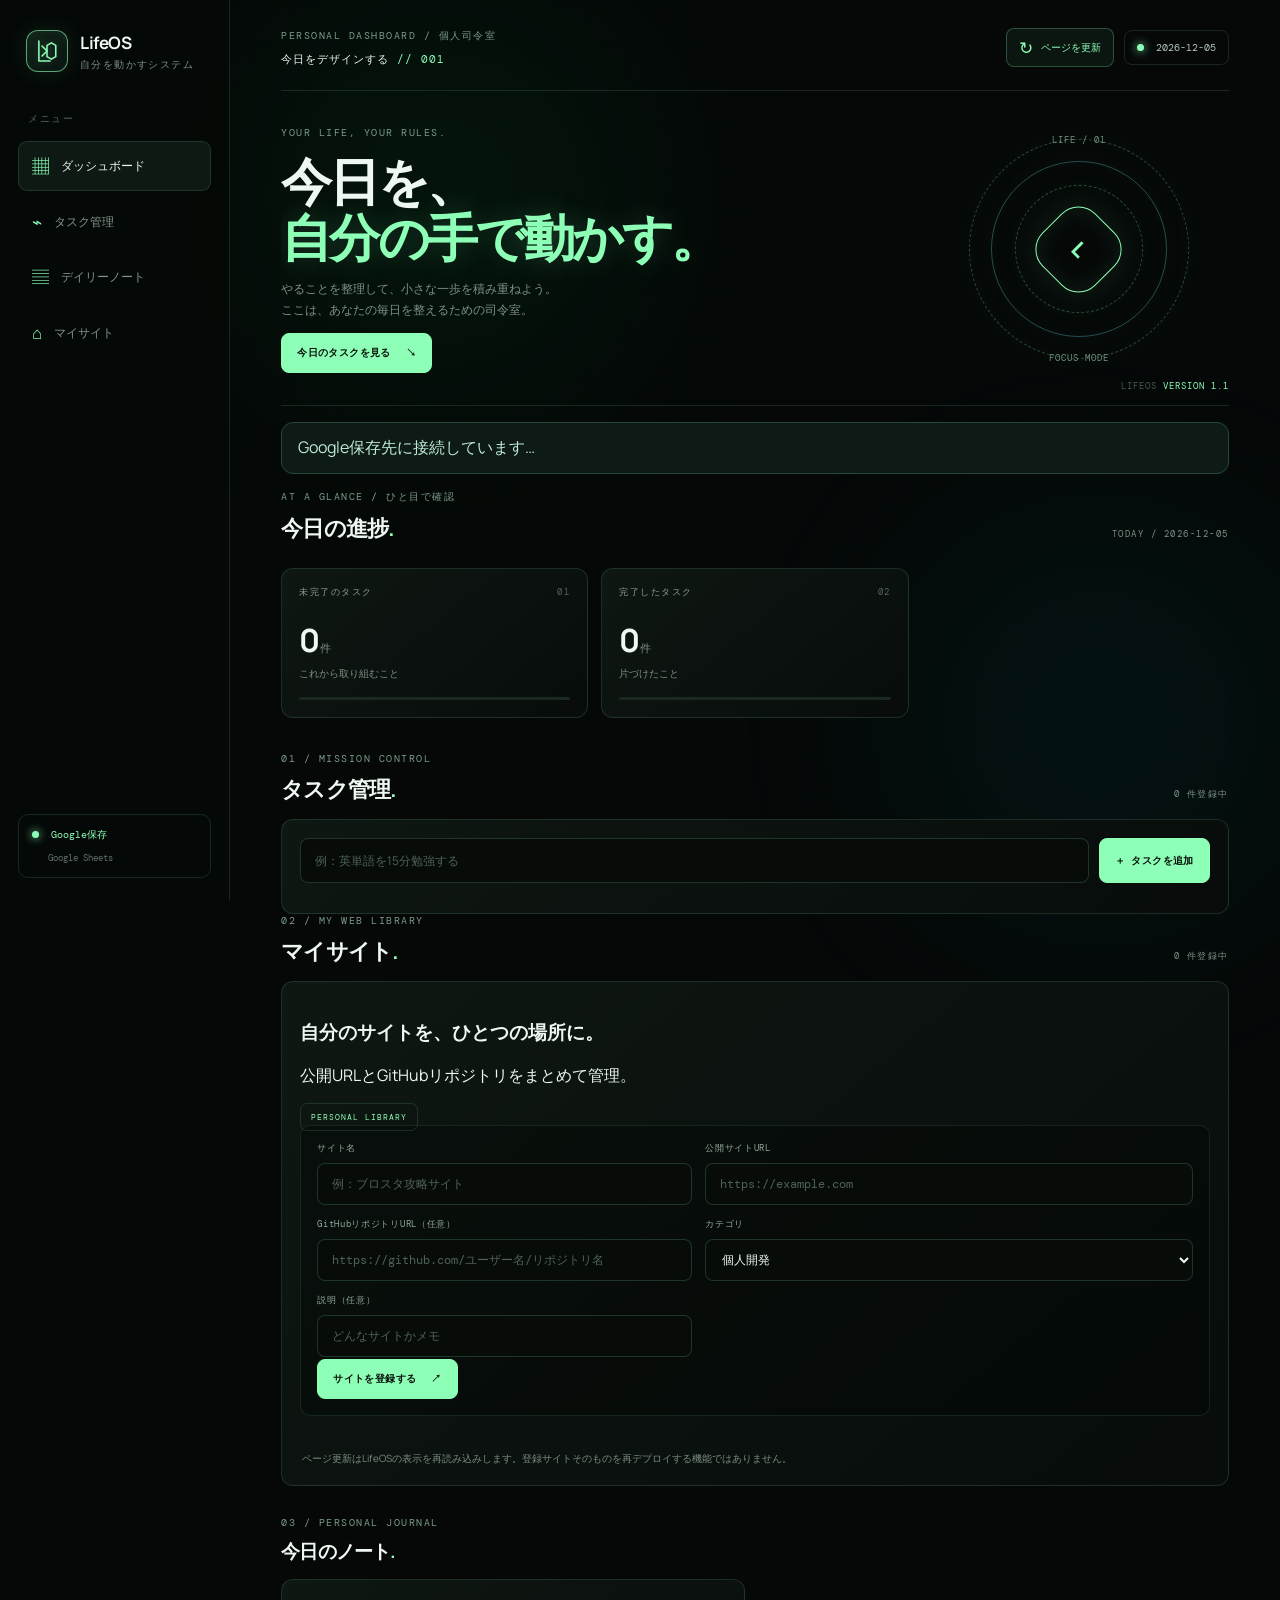
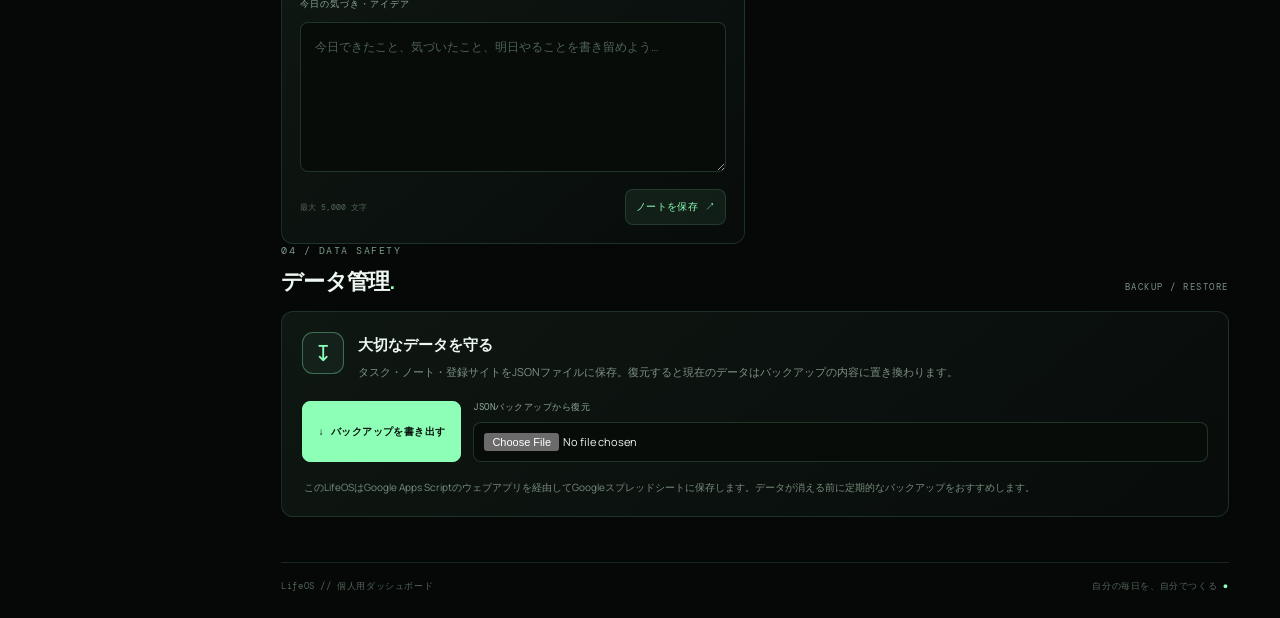
<file: index.html>
<!doctype html>
<html lang="ja">
<head>
<meta charset="utf-8">
<meta name="viewport" content="width=device-width,initial-scale=1">
<meta name="theme-color" content="#050807">
<meta name="description" content="LifeOSは、タスク・デイリーノート・自分のWebサイトをまとめる個人用ダッシュボードです。">
<link rel="icon" href="./static/favicon.svg" type="image/svg+xml">
<link rel="stylesheet" href="./static/style.css">
<title>LifeOS — 自分を動かす、個人司令室</title>
<style>
.storage-status{margin:1rem 0;padding:.85rem 1rem;border:1px solid #29463b;border-radius:12px;color:#bdebd5;background:#0d1a15}
.storage-status.error{color:#ffd1d1;border-color:#653838;background:#211010}
.site-card-actions form,.task-row form{display:inline-flex}
.inline-form{display:flex;gap:.75rem;flex-wrap:wrap;margin-bottom:1rem}
.inline-form input,.site-form-grid input,.site-form-grid select,textarea{min-width:0}
.bridge-frame{display:none;width:0;height:0;border:0}
.hidden{display:none!important}
</style>
</head>
<body>
<div class="ambient ambient-one"></div><div class="ambient ambient-two"></div>
<div class="app-shell">
<aside class="sidebar">
<a href="#overview" class="brand"><span class="brand-mark" aria-hidden="true"><svg viewBox="0 0 48 48"><path d="M11 8v32h18"/><path d="M31 11l7 4v18l-7 4-7-4V15z"/><path d="M16 16l8 8-8 8"/></svg></span><span><strong>LifeOS</strong><small>自分を動かすシステム</small></span></a>
<p class="nav-label">メニュー</p>
<a href="#overview" class="nav-item active"><span>▦</span> ダッシュボード</a>
<a href="#tasks" class="nav-item"><span>⌁</span> タスク管理</a>
<a href="#notes" class="nav-item"><span>▤</span> デイリーノート</a>
<a href="#sites" class="nav-item"><span>⌂</span> マイサイト</a>
<div class="sidebar-bottom"><div class="system-status"><span class="status-dot"></span> Google保存 <small id="sidebar-status">接続確認中</small></div></div>
</aside>
<main class="main-content">
<header class="topbar"><div><p class="eyebrow">PERSONAL DASHBOARD / 個人司令室</p><p class="topbar-title">今日をデザインする <span>// 001</span></p></div><div class="topbar-actions"><button type="button" class="refresh-button" id="refresh-button"><span aria-hidden="true">↻</span> ページを更新</button><div class="date-pill"><span class="status-dot"></span> <span id="today-date"></span></div></div></header>
<section class="hero" id="overview"><div class="hero-copy"><p class="eyebrow">YOUR LIFE, YOUR RULES.</p><h1>今日を、<br><span>自分の手で動かす。</span></h1><p class="muted">やることを整理して、小さな一歩を積み重ねよう。<br>ここは、あなたの毎日を整えるための司令室。</p><a href="#tasks" class="button primary">今日のタスクを見る <span>↘</span></a></div><div class="core-visual" aria-label="LifeOSのサイバーコア装飾"><div class="core-ring ring-one"></div><div class="core-ring ring-two"></div><div class="core-ring ring-three"></div><div class="core-center">L</div><span class="orbit-label label-top">LIFE / 01</span><span class="orbit-label label-bottom">FOCUS MODE</span></div><div class="hero-index">LIFEOS <span>VERSION 1.1</span></div></section>
<div id="status-message" class="storage-status" role="status">Google保存先に接続しています…</div>
<div class="section-heading"><div><p class="eyebrow">AT A GLANCE / ひと目で確認</p><h2>今日の進捗<span>.</span></h2></div><span class="section-count">TODAY / <span id="heading-date"></span></span></div>
<section class="stats-grid"><article class="stat-card"><div class="stat-top"><span>未完了のタスク</span><span>01</span></div><div class="stat-value" id="active-count">0<small> 件</small></div><p class="stat-caption">これから取り組むこと</p><div class="stat-line"><span id="active-bar" style="width:0%"></span></div></article><article class="stat-card"><div class="stat-top"><span>完了したタスク</span><span>02</span></div><div class="stat-value" id="done-count">0<small> 件</small></div><p class="stat-caption">片づけたこと</p><div class="stat-line cyan"><span id="done-bar" style="width:0%"></span></div></article></section>
<div class="section-heading" id="tasks"><div><p class="eyebrow">01 / MISSION CONTROL</p><h2>タスク管理<span>.</span></h2></div><span class="section-count"><span id="task-total">0</span> 件登録中</span></div>
<section class="panel task-panel"><form id="task-form" class="task-add"><input id="task-title" type="text" maxlength="120" placeholder="例：英単語を15分勉強する" aria-label="新しいタスク" required><button type="submit" class="button primary">＋ タスクを追加</button></form><div id="task-list" class="task-list"></div></section>
<div class="section-heading" id="sites"><div><p class="eyebrow">02 / MY WEB LIBRARY</p><h2>マイサイト<span>.</span></h2></div><span class="section-count"><span id="site-total">0</span> 件登録中</span></div>
<section class="panel sites-panel"><div class="sites-intro"><div><h3>自分のサイトを、ひとつの場所に。</h3><p>公開URLとGitHubリポジトリをまとめて管理。</p></div><span class="sites-badge">PERSONAL LIBRARY</span></div>
<form id="site-form" class="site-form"><div class="site-form-grid"><label>サイト名<input id="site-name" maxlength="100" placeholder="例：ブロスタ攻略サイト" required></label><label>公開サイトURL<input id="site-url" type="url" placeholder="https://example.com" required></label><label>GitHubリポジトリURL（任意）<input id="site-repo" type="url" placeholder="https://github.com/ユーザー名/リポジトリ名"></label><label>カテゴリ<select id="site-category"><option>個人開発</option><option>ゲーム</option><option>勉強</option><option>仕事・活動</option><option>その他</option></select></label><label>説明（任意）<input id="site-description" maxlength="500" placeholder="どんなサイトかメモ"></label></div><button type="submit" class="button primary">サイトを登録する <span>↗</span></button></form>
<div id="site-list" class="site-grid"></div><p class="storage-notice">ページ更新はLifeOSの表示を再読み込みします。登録サイトそのものを再デプロイする機能ではありません。</p></section>
<div class="two-column"><section id="notes"><div class="section-heading compact"><div><p class="eyebrow">03 / PERSONAL JOURNAL</p><h2>今日のノート<span>.</span></h2></div></div><div class="panel note-panel"><form id="note-form"><label for="daily-note">今日の気づき・アイデア</label><textarea id="daily-note" maxlength="5000" placeholder="今日できたこと、気づいたこと、明日やることを書き留めよう…"></textarea><div class="note-bottom"><span>最大 5,000 文字</span><button type="submit" class="button secondary">ノートを保存 ↗</button></div></form></div></section></div>
<div class="section-heading" id="data-management"><div><p class="eyebrow">04 / DATA SAFETY</p><h2>データ管理<span>.</span></h2></div><span class="section-count">BACKUP / RESTORE</span></div>
<section class="panel data-management-panel"><div class="data-management-copy"><span class="data-management-icon">↧</span><div><h3>大切なデータを守る</h3><p>タスク・ノート・登録サイトをJSONファイルに保存。復元すると現在のデータはバックアップの内容に置き換わります。</p></div></div><div class="inline-form"><button id="export-button" class="button primary" type="button">↓ バックアップを書き出す</button><label class="backup-file-label">JSONバックアップから復元<input id="backup-file" type="file" accept=".json,application/json"></label></div><p class="storage-notice">このLifeOSはGoogle Apps Scriptのウェブアプリを経由してGoogleスプレッドシートに保存します。データが消える前に定期的なバックアップをおすすめします。</p></section>
<footer class="footer"><span>LifeOS // 個人用ダッシュボード</span><span>自分の毎日を、自分でつくる <b>●</b></span></footer>
</main></div>
<iframe class="bridge-frame" name="lifeos-api-frame" id="lifeos-api-frame" title="LifeOS Google API"></iframe>
<form id="bridge-form" method="post" target="lifeos-api-frame" action="https://script.google.com/macros/s/AKfycbx6BYoLd6_dm7XaGF96LUsc9kbDS3AOANuLxLcDFl3-k6U60kuSxfiOnhhClKqD4aq-/exec"><input type="hidden" name="payload" id="bridge-payload"></form>
<script src="./static/pages-app.js" defer></script>
</body></html>
</file>
<file: static/style.css>
@import url('https://fonts.googleapis.com/css2?family=DM+Mono:wght@400;500&family=Manrope:wght@400;500;600;700;800&display=swap');
:root{color-scheme:dark;--bg:#050807;--panel:rgba(13,21,18,.88);--line:rgba(147,255,197,.13);--text:#eef8f1;--muted:#7d9186;--green:#8dffb7;--cyan:#73eaff;--purple:#b59cff;--mono:'DM Mono',monospace;--sans:'Manrope', 'Hiragino Kaku Gothic ProN', 'Yu Gothic', Meiryo, sans-serif}
*{box-sizing:border-box}html{scroll-behavior:smooth;scroll-padding-top:28px}body{margin:0;background:var(--bg);color:var(--text);font-family:var(--sans);min-height:100vh}body::before{content:"";position:fixed;inset:0;pointer-events:none;z-index:-1;opacity:.17;background-image:linear-gradient(rgba(141,255,183,.035) 1px,transparent 1px),linear-gradient(90deg,rgba(141,255,183,.035) 1px,transparent 1px);background-size:42px 42px}
button,input,textarea{font:inherit}button,a{-webkit-tap-highlight-color:transparent}a{color:inherit;text-decoration:none}button{cursor:pointer}.ambient{position:fixed;width:360px;height:360px;border-radius:50%;filter:blur(130px);opacity:.08;pointer-events:none;z-index:-1}.ambient-one{background:#00ff77;top:2%;left:20%}.ambient-two{background:#00cfff;right:0;bottom:0}
.app-shell{display:grid;grid-template-columns:230px minmax(0,1fr);min-height:100vh;max-width:1800px;margin:auto}.sidebar{border-right:1px solid var(--line);background:rgba(5,9,7,.82);padding:30px 18px 22px;display:flex;flex-direction:column;min-height:100vh;position:sticky;top:0;height:100vh}.brand{display:flex;align-items:center;gap:12px;padding:0 8px 40px}.brand strong{display:block;font-size:17px;letter-spacing:-.5px}.brand small{display:block;margin-top:4px;color:var(--muted);font:10px var(--mono);letter-spacing:1.4px}.brand-mark{width:42px;height:42px;border:1px solid rgba(141,255,183,.55);border-radius:12px;display:grid;place-items:center;color:var(--green);font:700 17px var(--mono);box-shadow:0 0 22px rgba(141,255,183,.08),inset 0 0 15px rgba(141,255,183,.07)}.brand-mark span{color:var(--cyan)}
.nav-label,.eyebrow,.stat-top,.section-count,.login-foot{font:10px var(--mono);letter-spacing:1.5px}.nav-label{color:#53655a;padding:0 10px;margin:0 0 12px}.nav-item{display:flex;align-items:center;gap:12px;padding:12px 13px;margin:3px 0;border:1px solid transparent;border-radius:9px;color:#829489;font-size:12px;transition:.2s ease}.nav-item span{color:var(--green);font-size:17px}.nav-item:hover,.nav-item.active{background:rgba(141,255,183,.07);border-color:var(--line);color:var(--text)}
.sidebar-bottom{margin-top:auto}.system-status{border:1px solid var(--line);border-radius:10px;padding:13px;font:10px var(--mono);color:var(--green)}.system-status small{display:block;color:#617368;margin:10px 0 0 16px;font-size:9px}.status-dot{display:inline-block;width:7px;height:7px;margin-right:6px;border-radius:50%;background:var(--green);box-shadow:0 0 10px var(--green)}.logout-button{margin-top:12px;padding:10px 4px;border:0;background:transparent;color:var(--muted);font-size:11px}.logout-button:hover{color:var(--green)}
.main-content{min-width:0;padding:28px clamp(18px,4vw,56px) 20px}.topbar{display:flex;align-items:center;justify-content:space-between;gap:15px;padding-bottom:23px;border-bottom:1px solid var(--line)}.eyebrow{color:#7b9b88;margin:0 0 9px}.topbar-title{font:11px var(--mono);letter-spacing:1px;margin:0}.topbar-title span{color:var(--green)}.date-pill{padding:10px 12px;border:1px solid var(--line);border-radius:8px;color:#b6c8bc;font:10px var(--mono);white-space:nowrap}
.hero{min-height:300px;position:relative;display:flex;align-items:center;justify-content:space-between;gap:20px;padding:35px 0 32px;border-bottom:1px solid var(--line);overflow:hidden}.hero-copy{position:relative;z-index:1}.hero h1{font-size:clamp(34px,4vw,58px);line-height:1.1;letter-spacing:-2.8px;margin:13px 0}.hero h1 span{color:var(--green);text-shadow:0 0 28px rgba(141,255,183,.2)}.muted{color:var(--muted);font-size:12px;line-height:1.8}.button{border:1px solid var(--line);border-radius:8px;padding:12px 15px;display:inline-flex;align-items:center;justify-content:center;gap:15px;font:10px var(--mono);letter-spacing:.4px;transition:transform .2s ease,box-shadow .2s ease,border-color .2s ease}.button:hover{transform:translateY(-2px)}.button.primary{color:#061009;background:var(--green);border-color:var(--green);font-weight:700}.button.primary:hover{box-shadow:0 0 25px rgba(141,255,183,.2)}.button.secondary{background:rgba(141,255,183,.07);color:var(--green)}.full-width{width:100%}
.core-visual{width:230px;height:230px;flex:0 0 230px;position:relative;display:grid;place-items:center;margin-right:35px}.core-ring{position:absolute;border:1px solid rgba(141,255,183,.28);border-radius:50%;box-shadow:0 0 25px rgba(141,255,183,.035),inset 0 0 20px rgba(141,255,183,.025)}.ring-one{inset:5px;border-style:dashed;animation:rotate 35s linear infinite}.ring-two{inset:27px;border-color:rgba(115,234,255,.3);animation:rotate 24s linear infinite reverse}.ring-three{inset:51px;border-style:dashed;animation:rotate 18s linear infinite}.core-center{width:75px;height:75px;display:grid;place-items:center;border:1px solid var(--green);border-radius:24px;transform:rotate(45deg);color:var(--green);font:20px var(--mono);box-shadow:0 0 38px rgba(141,255,183,.12),inset 0 0 25px rgba(141,255,183,.09)}.orbit-label{position:absolute;color:#71927e;font:9px var(--mono);letter-spacing:1px}.label-top{top:0}.label-bottom{bottom:0}.hero-index{position:absolute;right:0;bottom:13px;color:#46574c;font:9px var(--mono);letter-spacing:1px}.hero-index span{color:var(--green)}
.stats-grid{display:grid;grid-template-columns:repeat(3,minmax(0,1fr));gap:13px;margin:24px 0 34px}.stat-card,.panel{background:linear-gradient(140deg,rgba(16,25,20,.92),rgba(8,13,11,.95));border:1px solid var(--line);border-radius:12px}.stat-card{padding:17px;min-width:0}.stat-top{display:flex;justify-content:space-between;gap:8px;color:#8ca497;font-size:9px}.stat-top span:last-child{color:#53665a}.stat-value{margin:19px 0 4px;font-size:32px;font-weight:700;letter-spacing:-1px}.stat-value small{font-size:11px;color:var(--muted);font-weight:400}.stat-caption{color:var(--muted);font-size:10px;margin:0 0 16px}.stat-line{height:3px;background:#1a2920;border-radius:5px;overflow:hidden}.stat-line span{display:block;height:100%;background:var(--green);box-shadow:0 0 10px var(--green)}.stat-line.cyan span{background:var(--cyan);box-shadow:0 0 10px var(--cyan)}.stat-line.purple span{background:var(--purple);box-shadow:0 0 10px var(--purple)}
.section-heading{display:flex;align-items:end;justify-content:space-between;gap:15px;margin:0 0 14px}.section-heading h2{margin:0;font-size:22px;letter-spacing:-.8px}.section-heading h2 span{color:var(--green)}.section-count{color:var(--muted);font-size:9px;padding-bottom:4px}.section-heading.compact{margin-top:30px}.section-heading.compact h2{font-size:19px}.panel{padding:18px}.task-add{display:flex;gap:10px}input,textarea{width:100%;min-width:0;color:var(--text);background:#070c09;border:1px solid rgba(147,255,197,.17);border-radius:8px;padding:13px 14px;outline:none;font-size:12px;transition:border-color .2s ease,box-shadow .2s ease}input:focus,textarea:focus{border-color:rgba(141,255,183,.6);box-shadow:0 0 0 3px rgba(141,255,183,.05)}input::placeholder,textarea::placeholder{color:#4f6256}.task-add .button{flex-shrink:0}
.task-list{margin-top:12px}.task-row{display:flex;align-items:center;gap:12px;padding:13px 4px;border-bottom:1px solid rgba(147,255,197,.08)}.task-row:last-child{border-bottom:0}.check-button{width:22px;height:22px;flex:0 0 22px;border-radius:7px;border:1px solid #405c49;background:transparent;color:#061009}.is-done .check-button{background:var(--green);border-color:var(--green)}.task-info{flex:1;min-width:0}.task-title{display:block;overflow-wrap:anywhere;font-size:12px}.task-info small{display:block;margin-top:5px;color:#607569;font:9px var(--mono);letter-spacing:.6px}.is-done .task-title{color:#718278;text-decoration:line-through}.icon-button{border:0;background:transparent;color:#53685a;font-size:21px}.icon-button:hover{color:#ff8d9a}.empty-state{text-align:center;padding:32px 10px 24px}.empty-state>span{color:var(--green);font-size:25px}.empty-state p{margin-bottom:5px;font-size:12px}.empty-state small{color:var(--muted);font-size:10px}
.two-column{display:grid;grid-template-columns:minmax(0,1fr) minmax(0,1fr);gap:20px;align-items:start}.habit-panel{padding:7px 15px}.habit-row{display:flex;align-items:center;gap:10px;padding:14px 0;border-bottom:1px solid rgba(147,255,197,.08)}.habit-row:last-of-type{border-bottom:0}.habit-symbol{color:var(--green);font-size:16px;width:18px}.habit-name{flex:1;font-size:11px}.habit-toggle{border:1px solid #2a4031;background:transparent;color:#7d9686;border-radius:6px;padding:7px 8px;font:9px var(--mono)}.habit-toggle.checked{background:rgba(141,255,183,.09);color:var(--green);border-color:rgba(141,255,183,.3)}.panel-foot{color:#53665a;font-size:10px;padding:10px 0 4px}.note-panel label,.stack-form label{display:block;color:#91a99a;font:9px var(--mono);letter-spacing:1px;margin-bottom:11px}.note-panel textarea{min-height:150px;resize:vertical;line-height:1.8}.note-bottom{display:flex;align-items:center;justify-content:space-between;gap:10px;margin-top:12px}.note-bottom>span{color:#53665a;font:8px var(--mono)}.note-bottom .button{padding:10px}
.flash{padding:12px 14px;border-radius:8px;font-size:12px;margin:14px 0}.flash.success{border:1px solid rgba(141,255,183,.25);background:rgba(141,255,183,.06);color:var(--green)}.flash.error{border:1px solid rgba(255,141,154,.25);background:rgba(255,141,154,.06);color:#ff9daa}.footer{display:flex;justify-content:space-between;gap:15px;margin-top:45px;padding:17px 0 5px;border-top:1px solid var(--line);color:#526458;font:9px var(--mono);letter-spacing:.6px}.footer b{color:var(--green)}
.login-page{min-height:100vh;display:grid;place-items:center;padding:20px}.login-card{width:min(100%,420px);padding:34px;border:1px solid var(--line);border-radius:16px;background:rgba(9,15,12,.94);box-shadow:0 25px 100px rgba(0,0,0,.3),0 0 40px rgba(141,255,183,.04)}.login-card .brand-mark{margin-bottom:25px}.login-card h1{margin:0 0 10px;font-size:34px;letter-spacing:-1.5px}.accent{color:var(--green)}.stack-form{margin-top:28px}.stack-form input{margin-bottom:12px}.login-foot{color:#526458;margin-top:25px;font-size:8px;text-align:center}.setup-steps{margin-top:24px;padding:16px;border:1px solid var(--line);border-radius:10px;background:rgba(141,255,183,.035)}.setup-steps p{font-size:11px;line-height:1.8;color:#a9bcb0;margin:8px 0}.setup-steps strong{font:10px var(--mono);color:var(--green);margin-right:8px}.setup-steps code{display:block;margin:8px 0;padding:10px 12px;border:1px solid rgba(141,255,183,.14);border-radius:7px;background:#070c09;color:var(--green);font:11px var(--mono)}
@keyframes rotate{to{transform:rotate(360deg)}}
@media(max-width:1000px){.app-shell{grid-template-columns:190px minmax(0,1fr)}.core-visual{width:180px;height:180px;flex-basis:180px;margin-right:15px}.stats-grid{gap:8px}.stat-card{padding:13px}.stat-value{font-size:27px}}
@media(max-width:760px){.app-shell{display:block}.sidebar{position:static;height:auto;min-height:0;padding:16px;border-right:0;border-bottom:1px solid var(--line)}.brand{padding:0 2px 14px}.sidebar .nav-label,.sidebar-bottom{display:none}.nav-item{display:inline-flex;width:auto;padding:9px 10px;margin:0 3px 0 0;font-size:10px}.main-content{padding:20px 16px}.hero{min-height:260px}.hero h1{font-size:clamp(34px,8vw,49px);letter-spacing:-2px}.core-visual{width:120px;height:120px;flex-basis:120px;margin:0 0 20px;opacity:.8}.ring-one{inset:0}.ring-two{inset:15px}.ring-three{inset:28px}.core-center{width:42px;height:42px;border-radius:12px;font-size:12px}.orbit-label{font-size:7px}.stats-grid{grid-template-columns:1fr}.stat-card{padding:15px}.stat-value{margin-top:10px}.two-column{grid-template-columns:1fr;gap:6px}}
@media(max-width:450px){.topbar{align-items:flex-start}.date-pill{font-size:9px;padding:8px}.hero{align-items:flex-start}.core-visual{position:absolute;right:-30px;top:35px;opacity:.35}.hero-copy{max-width:100%}.task-add{flex-direction:column}.task-add .button{width:100%}.section-heading h2{font-size:20px}.note-bottom{align-items:flex-start;flex-direction:column}.footer{flex-direction:column}.login-card{padding:25px}}
@media(prefers-reduced-motion:reduce){*,*::before,*::after{scroll-behavior:auto!important;animation:none!important;transition:none!important}}

/* Personal site library */
.site-intro{display:flex;align-items:flex-start;justify-content:space-between;gap:18px;margin:4px 0 22px}.site-intro h3{font-size:17px;margin:0 0 7px;letter-spacing:-.4px}.site-intro p{color:var(--muted);font-size:11px;line-height:1.8;margin:0;max-width:620px}.sites-badge{flex-shrink:0;padding:8px 10px;border:1px solid var(--line);border-radius:7px;color:var(--green);font:8px var(--mono);letter-spacing:1px}.site-form{padding:16px;border:1px solid rgba(147,255,197,.1);background:rgba(3,8,5,.45);border-radius:10px}.site-form-grid{display:grid;grid-template-columns:1fr 1.3fr;gap:13px}.site-form-grid label{display:block;color:#91a99a;font:9px var(--mono);letter-spacing:.7px}.site-form-grid input,.site-form-grid select{display:block;margin-top:8px;width:100%;height:42px}.site-form-grid select{color:var(--text);background:#070c09;border:1px solid rgba(147,255,197,.17);border-radius:8px;padding:0 12px;font-size:12px}.upload-label{display:flex;align-items:center;gap:12px;margin:15px 0;padding:13px;border:1px dashed rgba(141,255,183,.25);border-radius:9px;background:rgba(141,255,183,.025);cursor:pointer}.upload-icon{width:34px;height:34px;display:grid;place-items:center;border:1px solid var(--line);border-radius:8px;color:var(--green);font-size:20px;flex-shrink:0}.upload-label strong,.upload-label small{display:block}.upload-label strong{font-size:11px;color:#cce5d4}.upload-label small{font-size:10px;color:var(--muted);margin-top:5px;line-height:1.6}.upload-label input{max-width:230px;margin-left:auto;font-size:10px;padding:7px}.site-grid{display:grid;grid-template-columns:repeat(2,minmax(0,1fr));gap:13px;margin-top:18px}.site-card{min-width:0;padding:17px;border:1px solid var(--line);border-radius:11px;background:linear-gradient(145deg,rgba(17,28,21,.92),rgba(7,12,9,.95));transition:border-color .2s,transform .2s}.site-card:hover{border-color:rgba(141,255,183,.35);transform:translateY(-2px)}.site-card-top{display:flex;align-items:center;justify-content:space-between}.site-symbol{display:grid;place-items:center;width:35px;height:35px;border:1px solid rgba(141,255,183,.25);border-radius:9px;color:var(--green);font-size:18px}.site-category{font:9px var(--mono);color:#9bb9a5;border:1px solid var(--line);border-radius:6px;padding:6px 8px}.site-card h3{font-size:16px;margin:15px 0 7px;overflow-wrap:anywhere}.site-description{min-height:32px;font-size:11px;line-height:1.7;color:#9aada0;margin:0 0 12px;overflow-wrap:anywhere}.site-url{display:flex;align-items:center;justify-content:space-between;gap:10px;padding:10px 11px;background:#060b08;border:1px solid rgba(147,255,197,.09);border-radius:7px;color:#91b39d;font:9px var(--mono)}.site-url span:first-child{overflow:hidden;text-overflow:ellipsis;white-space:nowrap}.site-url span:last-child{color:var(--green)}.site-card-actions{display:flex;align-items:center;flex-wrap:wrap;gap:8px;margin-top:12px}.site-card-actions .button{padding:9px 10px;font-size:9px}.site-card-actions form{margin-left:auto}.backup-button{color:#b7d9c3!important;background:rgba(141,255,183,.035)}.no-backup{font-size:9px;color:#65776a}.backup-name{font-size:9px;color:#708b78;margin:11px 0 0;overflow-wrap:anywhere}.storage-notice{font-size:10px;line-height:1.8;color:#788d7e;margin:15px 2px 0}.site-empty{border-top:1px solid rgba(147,255,197,.08);margin-top:12px}.site-form .button{margin-top:2px}
@media(max-width:760px){.site-form-grid,.site-grid{grid-template-columns:1fr}.site-intro{display:block}.sites-badge{display:inline-block;margin-top:12px}.upload-label{align-items:flex-start;flex-wrap:wrap}.upload-label input{max-width:100%;width:100%;margin-left:46px}.site-card-actions .button{flex:1}.site-card-actions form{margin-left:0}}

/* Header refresh and GitHub repository links */
.topbar-actions{display:flex;align-items:center;justify-content:flex-end;gap:10px;flex-wrap:wrap}.refresh-button{display:inline-flex;align-items:center;gap:8px;padding:10px 12px;border:1px solid rgba(141,255,183,.25);border-radius:8px;background:rgba(141,255,183,.06);color:var(--green);font-size:10px;transition:background .2s,border-color .2s,transform .2s}.refresh-button span{font-size:17px;line-height:1}.refresh-button:hover{background:rgba(141,255,183,.12);border-color:rgba(141,255,183,.5);transform:translateY(-1px)}.repo-url{margin-top:7px;color:#9fbcff;border-color:rgba(159,188,255,.13)}.repo-url span:last-child{color:#9fbcff}
@media(max-width:520px){.topbar-actions{align-items:flex-end;flex-direction:column}.refresh-button{padding:8px 10px}.date-pill{font-size:8px}}

/* LifeOS monogram brand */
.brand-mark{position:relative;overflow:hidden;background:linear-gradient(145deg,rgba(141,255,183,.09),rgba(115,234,255,.025));border-color:rgba(141,255,183,.62);box-shadow:0 0 24px rgba(141,255,183,.1),inset 0 0 18px rgba(141,255,183,.08)}
.brand-mark svg{width:30px;height:30px;fill:none;stroke:var(--green);stroke-width:2.5;stroke-linecap:round;stroke-linejoin:round;filter:drop-shadow(0 0 4px rgba(141,255,183,.3))}
.core-center{font-weight:800;letter-spacing:-2px}


/* Data backup and restore */
.data-management-panel{padding:20px}
.data-management-copy{display:flex;align-items:flex-start;gap:14px;margin-bottom:18px}
.data-management-icon{display:grid;place-items:center;flex:0 0 42px;width:42px;height:42px;border:1px solid rgba(141,255,183,.35);border-radius:11px;color:var(--green);font-size:22px;background:rgba(141,255,183,.05)}
.data-management-copy h3{margin:2px 0 7px;font-size:15px}
.data-management-copy p,.restore-area p{margin:0;color:var(--muted);font-size:11px;line-height:1.9}
.backup-download{margin-bottom:20px}
.restore-area{border-top:1px solid var(--line);padding-top:18px}
.restore-area h4{margin:0 0 8px;font-size:13px}
.restore-form{display:flex;align-items:flex-end;gap:12px;flex-wrap:wrap;margin-top:14px}
.backup-file-label{display:flex;flex-direction:column;gap:8px;flex:1;min-width:220px;color:#91a99a;font:9px var(--mono);letter-spacing:.5px}
.backup-file-label input{font:11px var(--sans);padding:10px}
@media(max-width:520px){.restore-form{align-items:stretch;flex-direction:column}.restore-form .button{width:100%}.backup-file-label{min-width:0}}
</file>
